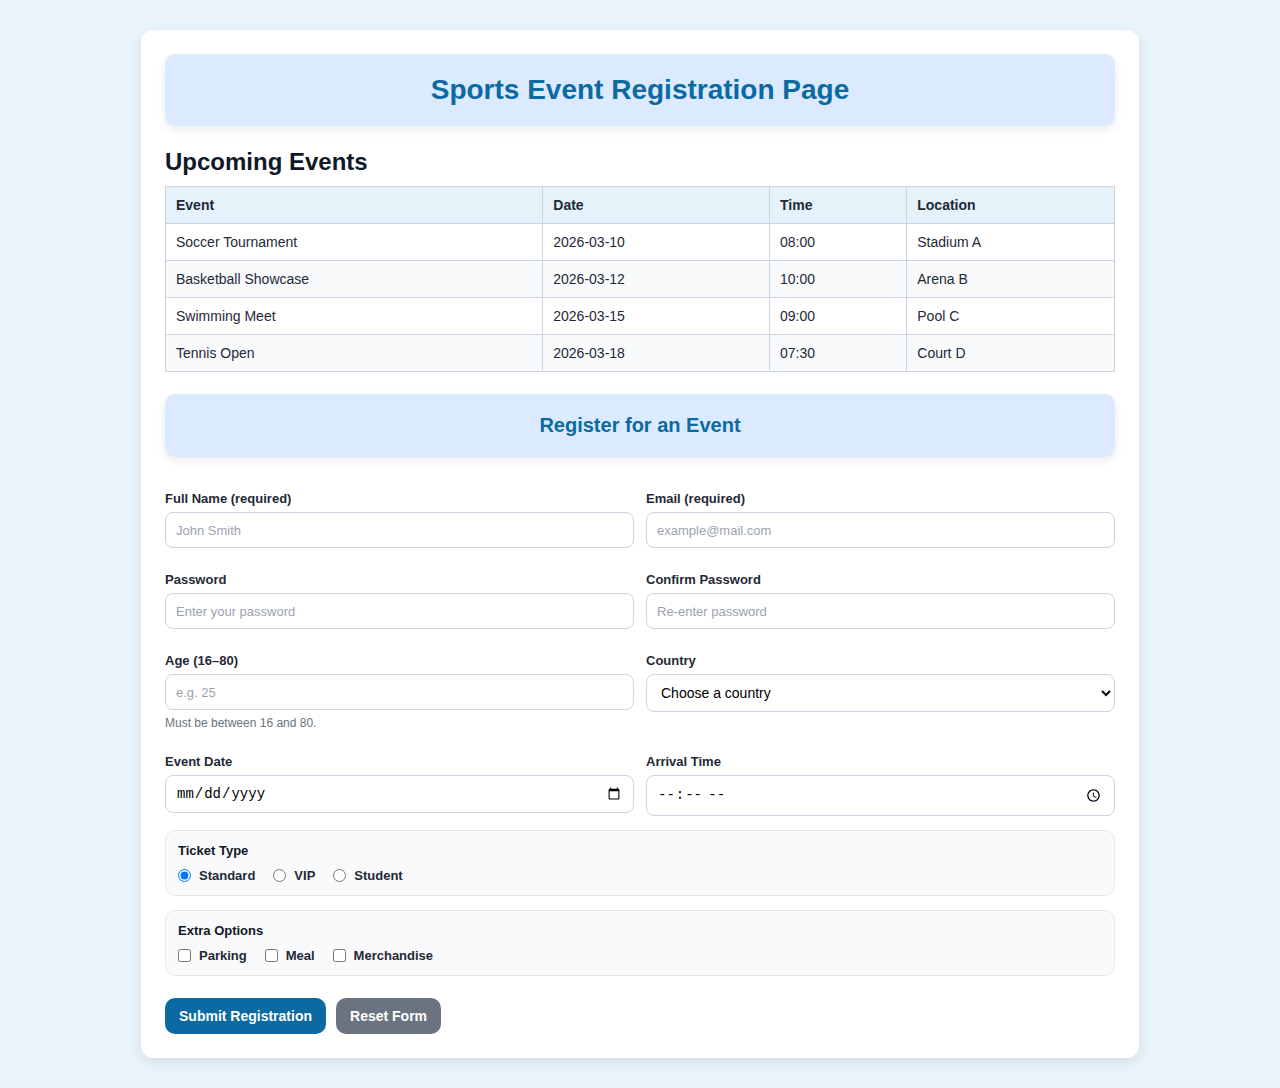
<file: sports-registration.html>
<!DOCTYPE html>
<html lang="en">

<head>
    <meta charset="utf-8"/> 
    <title>Sports Event Registration</title>
    <meta name="viewport" content="width=device-width, initial-scale=1" />

    <style>
        body {
            margin: 0;
            font-family: Arial, sans-serif;
            background-color: #eaf4fb;
            color: #1f2937;
        }

        .container {
            max-width: 950px;
            margin: 30px auto;
            background-color: #ffffff;
            padding: 24px;
            border-radius: 12px;
            box-shadow: 0 4px 14px rgba(0, 0, 0, 0.10);
        }

        .form-banner {
            background-color: #dbeafe;
            padding: 20px;
            border-radius: 10px;
            text-align: center;
            box-shadow: 0 4px 10px rgba(0,0,0,0.08);
            margin-bottom: 22px;
        }

        .form-banner h1,
        .form-banner h2 {
            margin: 0;
            color: #0b6aa2;
        }

        .form-banner h1 { font-size: 28px; }
        .form-banner h2 { font-size: 20px; }

        h2.section-title {
            margin: 18px 0 10px 0;
            color: #111827;
        }

        table {
            width: 100%;
            border-collapse: collapse;
            margin-top: 10px;
            margin-bottom: 22px; 
        }

        th, td {
            border: 1px solid #cbd5e1;
            padding: 10px;
            text-align: left;
            font-size: 14px;
        }

        th {
            background-color: #e6f2fa;
            font-weight: 700;
        }

        tbody tr:nth-child(even) {
            background-color: #f8fafc;
        }

        form {
            margin-top: 12px;
        }

        label {
            display: block;
            margin-top: 12px;
            font-weight: 700;
            font-size: 13px;
        }

        input, select {
            width: 100%;
            box-sizing: border-box;
            padding: 9px 10px;
            margin-top: 6px;
            border-radius: 8px;
            border: 1px solid #cbd5e1;
            font-size: 14px;
            outline: none;
            background-color: #fff;
        }

        input:focus, select:focus {
            border-color: #0b6aa2;
            box-shadow: 0 0 0 3px rgba(11, 106, 162, 0.15);
        }

        .groupBox {
            margin-top: 14px;
            padding: 12px;
            border: 1px solid #e5e7eb;
            border-radius: 10px;
            background-color: #f9fafb;
        }

        .groupTitle {
            font-weight: 800;
            margin-bottom: 10px;
            font-size: 13px;
            color: #111827;
        }

        .inline {
            display: flex;
            flex-wrap: wrap;
            gap: 10px 18px;
            align-items: center;
        }

        .inline label {
            margin: 0;
            font-weight: 600;
            display: flex;
            gap: 8px;
            align-items: center;
        }

        .inline input[type="radio"],
        .inline input[type="checkbox"] {
            width: auto;
            margin: 0;
        }

        .row2 {
            display: grid;
            grid-template-columns: 1fr;
            gap: 12px;
        }

        @media (min-width: 760px) {
            .row2 {
            grid-template-columns: 1fr 1fr;
            }
        }

        .buttons {
            margin-top: 16px;
            display: flex;
            gap: 10px;
            flex-wrap: wrap;
        }

        input[type="submit"], input[type="reset"] {
            border: none;
            border-radius: 10px;
            padding: 10px 14px;
            font-weight: 800;
            cursor: pointer;
            font-size: 14px;
            width: auto;
        }

        input[type="submit"] {
            background-color: #0b6aa2;
            color: white;
        }

        input[type="submit"]:hover {
            background-color: #084d78;
        }

        input[type="reset"] {
            background-color: #6b7280;
            color: white;
        }

        input[type="reset"]:hover {
            background-color: #4b5563;
        }

        .msg {
            display: none;
            margin-top: 12px;
            padding: 10px 12px;
            border-radius: 10px;
            font-size: 13px;
            line-height: 1.35;
        }

        .msg.error {
            background-color: rgba(220, 38, 38, 0.10);
            border: 1px solid rgba(220, 38, 38, 0.25);
            color: #7f1d1d;
        }

        .msg.ok {
            background-color: rgba(16, 185, 129, 0.12);
            border: 1px solid rgba(16, 185, 129, 0.25);
            color: #065f46;
        }

        .small {
            font-size: 12px;
            color: #6b7280;
            margin-top: 6px;
        }

        ::placeholder {
            color: #9ca3af;
            font-size: 13px;
        }
    </style>
</head>

<body>
    <div class="container">
        <div class="form-banner">
            <h1>Sports Event Registration Page</h1>
        </div>

        <h2 class="section-title">Upcoming Events</h2>
        <table>
            <thead>
            <tr>
                <th>Event</th>
                <th>Date</th>
                <th>Time</th>
                <th>Location</th>
            </tr>
            </thead>
            <tbody>
            <tr>
                <td>Soccer Tournament</td>
                <td>2026-03-10</td>
                <td>08:00</td>
                <td>Stadium A</td>
            </tr>
            <tr>
                <td>Basketball Showcase</td>
                <td>2026-03-12</td>
                <td>10:00</td>
                <td>Arena B</td>
            </tr>
            <tr>
                <td>Swimming Meet</td>
                <td>2026-03-15</td>
                <td>09:00</td>
                <td>Pool C</td>
            </tr>
            <tr>
                <td>Tennis Open</td>
                <td>2026-03-18</td>
                <td>07:30</td>
                <td>Court D</td>
            </tr>
            </tbody>
        </table>

        <div class="form-banner">
            <h2>Register for an Event</h2>
        </div>

        <form id="regForm" method="post">
            <div class="row2">
            <div>
                <label for="fullName">Full Name (required)</label>
                <input type="text" id="name" required placeholder="John Smith">            
            </div>

            <div>
                <label for="email">Email (required)</label>
                <input type="email" id="email" required placeholder="example@mail.com">
            </div>

            <div>
                <label for="password">Password</label>
                <input type="password" id="password" placeholder="Enter your password">            
            </div>

            <div>
                <label for="confirmPassword">Confirm Password</label>
                <input type="password" id="confirmPassword" placeholder="Re-enter password">            
            </div>

            <div>
                <label for="age">Age (16–80)</label>
                <input type="number" id="age" min="16" max="80" placeholder="e.g. 25">                
                <div class="small">Must be between 16 and 80.</div>
            </div>

            <div>
                <label for="country">Country</label>
                <select id="country" name="country">
                <option value="">Choose a country</option>
                <option value="US">United States</option>
                <option value="CA">Canada</option>
                <option value="UK">United Kingdom</option>
                <option value="AU">Australia</option>
                <option value="IN">India</option>
                </select>
            </div>

            <div>
                <label for="eventDate">Event Date</label>
                <input type="date" id="eventDate" name="eventDate" />
            </div>

            <div>
                <label for="arrivalTime">Arrival Time</label>
                <input type="time" id="arrivalTime" name="arrivalTime" />
            </div>
            </div>

            <div class="groupBox">
            <div class="groupTitle">Ticket Type</div>
            <div class="inline">
                <label><input type="radio" name="ticketType" value="standard" checked /> Standard</label>
                <label><input type="radio" name="ticketType" value="vip" /> VIP</label>
                <label><input type="radio" name="ticketType" value="student" /> Student</label>
            </div>
            </div>

            <div class="groupBox">
            <div class="groupTitle">Extra Options</div>
            <div class="inline">
                <label><input type="checkbox" name="extras" value="parking" /> Parking</label>
                <label><input type="checkbox" name="extras" value="meal" /> Meal</label>
                <label><input type="checkbox" name="extras" value="merch" /> Merchandise</label>
            </div>
            </div>

            <div class="buttons">
            <input type="submit" value="Submit Registration" />
            <input type="reset" value="Reset Form" />
            </div>

            <div id="msgError" class="msg error"></div>
            <div id="msgOk" class="msg ok"></div>
        </form>
    </div>
    <script>
        document.getElementById("regForm").addEventListener("submit", function(event) {

        let password = document.getElementById("password").value;
        let confirmPassword = document.getElementById("confirmPassword").value;
        let age = document.getElementById("age").value;
        let errorMsg = document.getElementById("errorMsg");

        errorMsg.style.display = "none";

        if (password !== confirmPassword) {
            event.preventDefault();
            errorMsg.innerHTML = "Passwords do not match.";
            errorMsg.style.display = "block";
            return;
        }

        if (age !== "" && (age < 16 || age > 80)) {
            event.preventDefault();
            errorMsg.innerHTML = "Age must be between 16 and 80.";
            errorMsg.style.display = "block";
            return;
        }

    });
    </script>
</body>
</file>
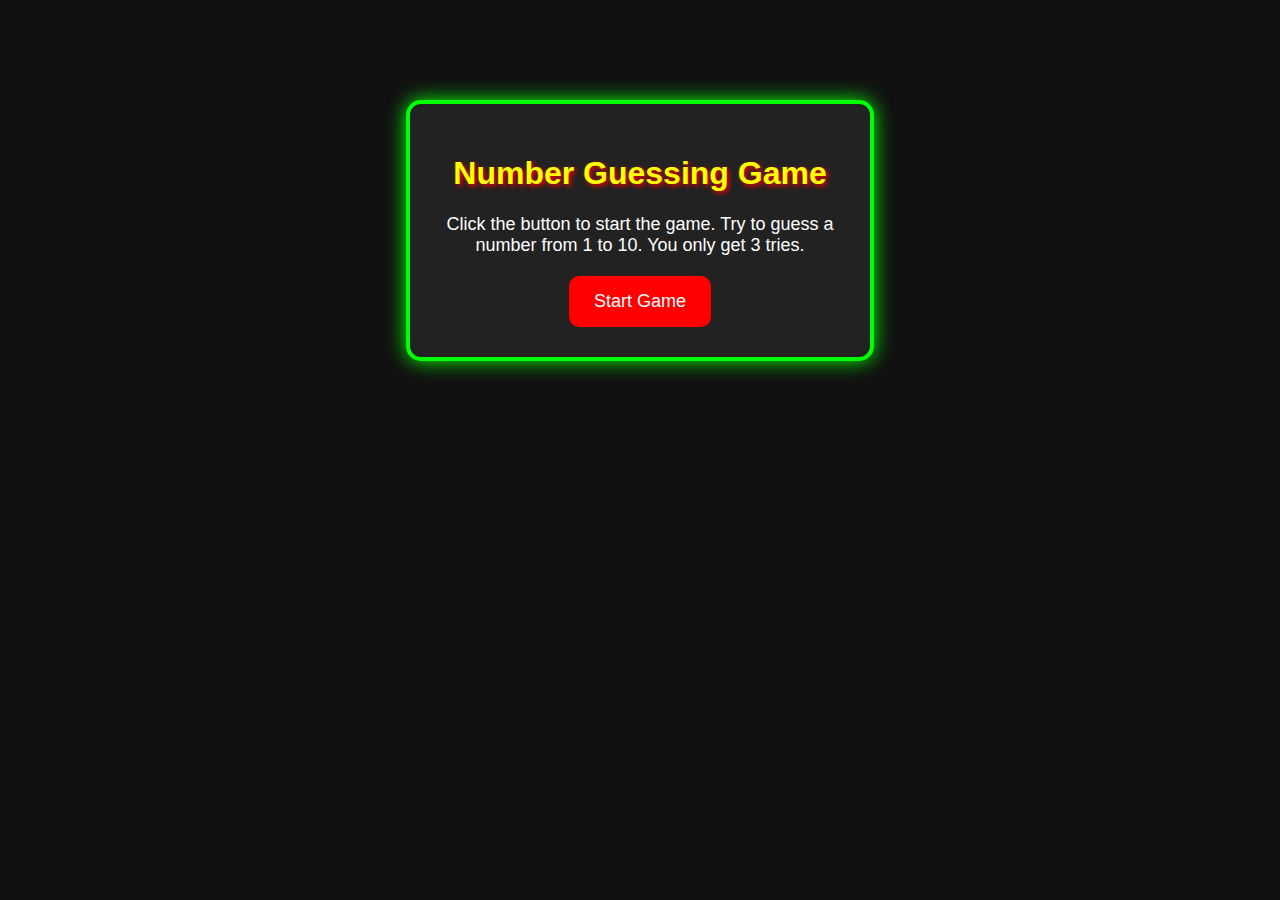
<file: A4-guessing game/guess_game.html>
<!DOCTYPE html>
<html lang="en">
<head>
    <meta charset="UTF-8">
    <title>Number Guessing Game</title>
    <link rel="stylesheet" href="style.css">
</head>
<body>

    <div class="gamebox">
        <h1> Number Guessing Game </h1>

        <p>
            Click the button to start the game.
            Try to guess a number from 1 to 10.
            You only get 3 tries.
        </p>

        <button onclick="startGame()">Start Game</button>
    </div>

    <script src="script.js"></script>
</body>
</html>
</file>
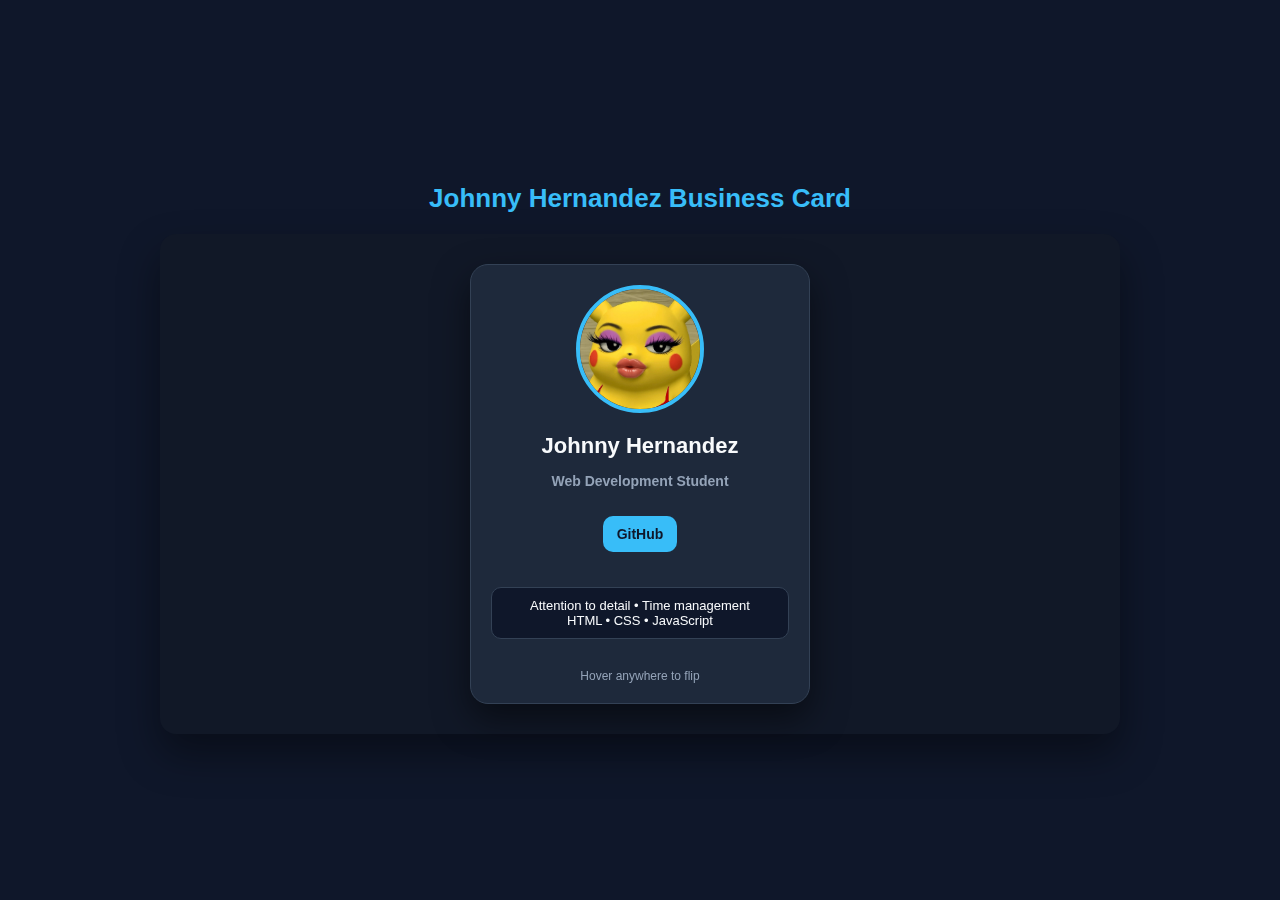
<file: assignment1 business card/card.html>
<!DOCTYPE html>
<html lang="en">
<head>
<meta charset="UTF-8">
<title>Johnny Hernandez Business Card</title>
<meta name="viewport" content="width=device-width, initial-scale=1">

<style>

body{
    margin:0;
    font-family: Arial, sans-serif;
    background-color:#0f172a;
    color:#f8fafc;
    min-height:100vh;
    display:flex;
    flex-direction:column;
    align-items:center;
    justify-content:center;
    padding:24px;
    box-sizing:border-box;
}

h1{
    margin-bottom:20px;
    font-size:26px;
    color:#38bdf8;
    text-align:center;
}

.container{
    width:100%;
    max-width:900px;
    background:#111827;
    padding:30px;
    border-radius:16px;
    box-shadow:0 20px 40px rgba(0,0,0,0.4);
}

.card-wrap{
    display:flex;
    justify-content:center;
    perspective:1200px;
}

.card{
    width:340px;
    height:440px;
    position:relative;
    transform-style:preserve-3d;
    transition:transform 0.8s ease;
    border-radius:18px;
}

.card-wrap:hover .card{
    transform:rotateY(180deg);
}

.side{
    position:absolute;
    inset:0;
    border-radius:18px;
    padding:20px;
    box-sizing:border-box;
    backface-visibility:hidden;
    display:flex;
    flex-direction:column;
    justify-content:space-between;
    background:#1e293b;
    border:1px solid #334155;
    box-shadow:0 15px 35px rgba(0,0,0,0.5);
}

.back{
    transform:rotateY(180deg);
}

.profile{
    display:flex;
    flex-direction:column;
    align-items:center;
    gap:12px;
}

.avatar{
    width:120px;
    height:120px;
    border-radius:50%;
    object-fit:cover;
    border:4px solid #38bdf8;
}

.name{
    font-size:22px;
    font-weight:800;
    margin:8px 0 2px 0;
}

.title{
    font-size:14px;
    color:#94a3b8;
    font-weight:600;
}

.info-box{
    margin-top:15px;
    padding:10px;
    border-radius:10px;
    background:#0f172a;
    border:1px solid #334155;
    font-size:13px;
    text-align:center;
}

.actions{
    display:flex;
    gap:10px;
    justify-content:center;
    margin-top:15px;
}

.link-btn{
    text-decoration:none;
    padding:10px 14px;
    border-radius:10px;
    font-weight:700;
    font-size:14px;
    transition:background 0.25s, transform 0.1s;
    display:inline-block;
}

.link-primary{
    background:#38bdf8;
    color:#0f172a;
}

.link-primary:hover{
    background:#0ea5e9;
}

.link-secondary{
    background:#475569;
    color:white;
}

.link-secondary:hover{
    background:#334155;
}

.link-btn:focus{
    outline:none;
    box-shadow:0 0 0 3px rgba(56,189,248,0.4);
}

.link-btn:active{
    transform:translateY(2px);
}

.back h3{
    margin:0 0 10px 0;
    font-size:18px;
    color:#38bdf8;
}

.bio{
    font-size:13px;
    line-height:1.5;
    color:#e2e8f0;
}

.contact{
    margin-top:12px;
    font-size:13px;
    line-height:1.4;
}

.footer-note{
    text-align:center;
    font-size:12px;
    color:#94a3b8;
    margin-top:10px;
}

</style>

</head>
<body>

<h1>Johnny Hernandez Business Card</h1>

<div class="container">
    <div class="card-wrap">
        <div class="card">
            <section class="side front">

                <div class="profile">
                <img src="profile.jpg" alt="Profile Picture" class="avatar">

                <div class="name">Johnny Hernandez</div>
                <div class="title">Web Development Student</div>

                <div class="actions">
                    <a class="link-btn link-primary"
                    href="https://github.com/JohnnyHernan117/CSC_455_web-design-course/tree/main/business_card"
                    target="_blank">
                    GitHub
                    </a>
                </div>
                </div>

                <div class="info-box">
                Attention to detail • Time management<br>
                HTML • CSS • JavaScript
                </div>

                <div class="footer-note">
                Hover anywhere to flip
                </div>

            </section>

            <section class="side back">

                <div>
                    <h3>About Me</h3>
                    <p class="bio">
                        I am a web development student focused on building clean,
                        structured websites using HTML and CSS. I manage my time well,
                        pay strong attention to detail, and am preparing to teach
                        programming fundamentals to students.
                    </p>
                </div>

                <div class="contact">
                    <strong>Email:</strong> fakeemail@email.com<br>
                    <strong>Phone:</strong> (123) 456-7890
                </div>

                <div class="actions">
                    <a class="link-btn link-secondary"
                        href="mailto:yourname@email.com">
                        Email Me
                    </a>
                </div>

                <div class="footer-note">
                Move mouse away to flip back
                </div>

            </section>

        </div>
    </div>
</div>

</body>
</html>
</file>
<file: A4-guessing game/style.css>
body {
    background-color: #111;
    color: white;
    font-family: Arial, sans-serif;
    text-align: center;
    margin: 0;
    padding-top: 100px;
}

.gamebox {
    background-color: #222;
    width: 400px;
    margin: auto;
    padding: 30px;
    border: 4px solid lime;
    border-radius: 15px;
    box-shadow: 0 0 20px lime;
}

h1 {
    color: yellow;
    text-shadow: 2px 2px 5px red;
}

p {
    font-size: 18px;
    margin-bottom: 20px;
}

button {
    background-color: red;
    color: white;
    border: none;
    padding: 15px 25px;
    font-size: 18px;
    border-radius: 10px;
    cursor: pointer;
}

button:hover {
    background-color: orange;
}
</file>
